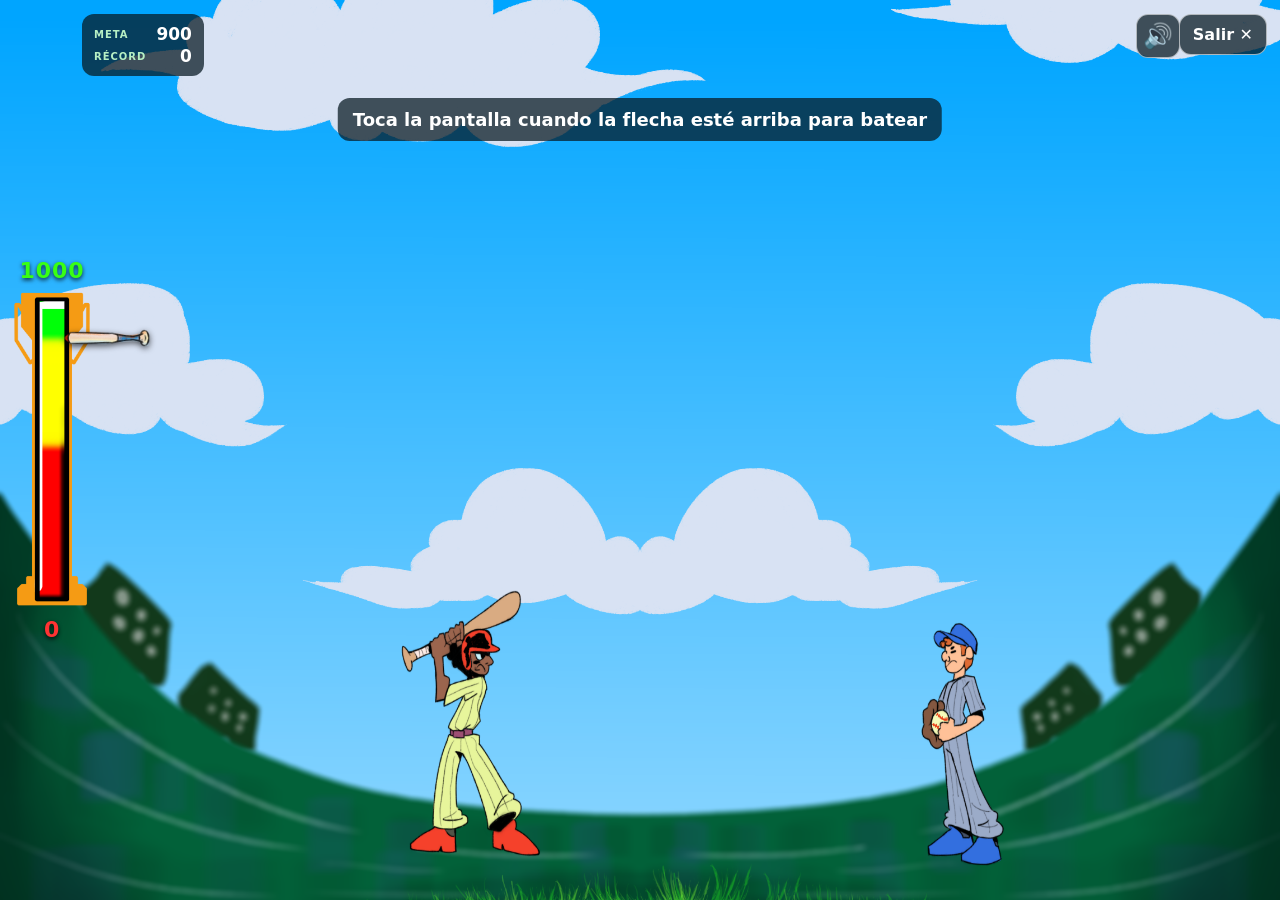
<file: minijuego.html>
<!DOCTYPE html>
<html lang="es">
<head>
  <meta charset="UTF-8">
  <meta name="viewport" content="width=device-width, initial-scale=1, viewport-fit=cover">
  <meta name="theme-color" content="#0c1c25">
  <title>Minijuego de bateo | Cómo la Béisbol</title>
  <link rel="stylesheet" href="css/minijuego.css">
  <script src="js/minijuego.js" defer></script>
</head>
<body>
  <main class="juego" id="juego">
    <canvas id="lienzo" tabindex="0" aria-label="Zona de juego. Toca para batear cuando la flecha esté arriba."></canvas>

    <div class="marcador" aria-live="off">
      <span class="marcador-etiqueta">META</span>
      <strong id="meta-puntos">750</strong>
      <span class="marcador-etiqueta">RÉCORD</span>
      <strong id="record-puntos">0</strong>
    </div>

    <div class="barra" aria-label="Medidor de potencia. Arriba vale más puntos.">
      <span class="barra-label numero-verde">1000</span>

      <div class="barra-pista">
        <div class="barra-zona-alta"></div>
        <img
          src="assets/minijuego/flecha.webp"
          class="barra-flecha"
          id="barra-flecha"
          alt=""
          aria-hidden="true"
        >
      </div>

      <span class="barra-label numero-rojo">0</span>
    </div>

    <button
      type="button"
      class="boton-sonido"
      id="boton-sonido"
      aria-label="Sonido"
      aria-pressed="true"
    >
      🔊
    </button>

    <a class="salir" href="index.html" aria-label="Salir del minijuego">Salir ✕</a>
    <p class="instrucciones" id="instrucciones">Toca la pantalla cuando la flecha esté arriba para batear</p>

    <section class="resultado" id="resultado" hidden role="dialog" aria-modal="true" aria-labelledby="resultado-titulo">
      <div class="resultado-panel">
        <h1 id="resultado-titulo">Resultado</h1>
        <p class="resultado-cantidad"><strong id="puntos-obtenidos">0</strong> / 1000 puntos</p>
        <p id="resultado-mensaje"></p>
        <p id="premio-nombre" class="premio-nombre" hidden></p>
        <div class="resultado-acciones">
          <button id="reclamar" type="button" hidden>Recibir premio</button>
          <button id="reintentar" type="button" hidden>Reintentar</button>
          <a href="index.html" class="salir-resultados">Salir</a>
        </div>
      </div>
    </section>
  </main>
</body>
</html>
</file>
<file: css/minijuego.css>
:root { color-scheme: dark; font-family: system-ui, -apple-system, BlinkMacSystemFont, "Segoe UI", sans-serif; }
* { box-sizing: border-box; }
html, body { margin: 0; height: 100%; overflow: hidden; background: #0c1c25; }
button, a { font: inherit; }
.juego { position: relative; width: 100%; height: 100vh; height: 100dvh; overflow: hidden; background: #142538; }
#lienzo { display: block; width: 100%; height: 100%; touch-action: manipulation; outline-offset: -4px; }
.marcador { position: absolute; top: max(14px,env(safe-area-inset-top)); left: 82px; display: grid; grid-template-columns: auto auto; gap: 2px 10px; align-items: center; padding: 10px 12px; border-radius: 12px; color: #fff; background: #071923bb; pointer-events: none; }
.marcador-etiqueta { font-size: 10px; letter-spacing: 0.1em; color: #b6efc4; font-weight: 800; }
.marcador strong { font-size: 17px; text-align: right; }
.barra { position: absolute; left: 12px; top: 50%; transform: translateY(-50%); display: flex; flex-direction: column; align-items: center; gap: 7px; color: white; pointer-events: none; text-shadow: 0 2px 4px #000; }
.barra-label {
    font-size: 22px;
    font-weight: 800;
    letter-spacing: .04em;
    color: #FFD700;
    text-align: center;
    text-shadow: 0 2px 4px rgba(0, 0, 0, 0.8);
}
.barra-pista {
    position: relative;

    width: min(18vw, 80px);
    height: auto;
    aspect-ratio: 1 / 4;

    background-image: url("../assets/minijuego/barra.webp");
    background-size: 100% 100%;
    background-position: center;
    background-repeat: no-repeat;

    border: none;
}
.barra-zona-alta {
    display: none;
}

.barra-flecha {
    position: absolute;

    top: 50%;
    right: -70px;

    width: 100px;
    height: auto;
    aspect-ratio: 2 / 1;

    transform: translateY(-50%);

    object-fit: contain;
    pointer-events: none;

    filter: drop-shadow(0 2px 3px rgba(0, 0, 0, 0.7));
}
.salir { position: absolute; top: max(14px,env(safe-area-inset-top)); right: 13px; padding: 10px 13px; border: 1px solid #fff9; border-radius: 12px; background: #071923bc; color: #fff; font-weight: 700; text-decoration: none; }

.instrucciones {
    position: absolute;

    /* Posición superior */
    top: max(80px, calc(env(safe-area-inset-top) + 80px));
    bottom: auto;

    /* Posición horizontal */
    left: 50%;
    right: auto;
    transform: translateX(-50%);

    /* Tamaño */
    width: max-content;
    max-width: 85%;

    /* Apariencia */
    color: white;
    background: #071923ba;
    padding: 11px 15px;
    border-radius: 12px;
    text-align: center;
    font-size: clamp(13px, 3.6vw, 18px);
    font-weight: 700;
    pointer-events: none;
}

.resultado[hidden], [hidden] { display: none !important; }
.resultado { position: absolute; inset: 0; display: grid; place-items: center; z-index: 20; padding: 20px; background: #030e18c9; }
.resultado-panel { width: min(100%, 430px); border: 2px solid #bdf2ce; border-radius: 22px; padding: 26px 22px; text-align: center; background: #1f534e; color: #fff; box-shadow: 0 12px 50px #0009; }
.resultado-panel h1 { margin: 0 0 10px; font-size: clamp(26px, 6vw, 36px); }
.resultado-cantidad { margin: 8px 0 10px; font-size: 17px; }
.resultado-cantidad strong { font-size: 40px; color: #8ef1b3; }
#resultado-mensaje { line-height: 1.4; }
.premio-nombre { color: #fbe57a; font-weight: 800; }
.resultado-acciones { display: grid; gap: 10px; margin-top: 20px; }
.resultado-acciones button, .salir-resultados { display: block; width: 100%; padding: 14px 12px; border: 0; border-radius: 12px; background: #8ef1b3; color: #143326; font-weight: 800; cursor: pointer; text-decoration: none; }
.resultado-acciones button:disabled { opacity: .6; cursor: default; }
.resultado-acciones .salir-resultados { background: #ffffff22; color: #fff; border: 1px solid #fff8; }
@media (max-width: 400px) { .marcador { left: 58px; padding: 6px; gap: 1px 5px; } .marcador strong { font-size: 14px; } .barra { left: 7px; } .barra-pista { width: 23px; } .barra-flecha { right: -22px; } }
@media (prefers-reduced-motion: reduce) { * { scroll-behavior: auto !important; } }

@media (max-width: 700px) {
    .barra-pista {
        width: clamp(80px, 15vw, 105px);
        height: auto;
        aspect-ratio: 1 / 4;
    }
}

.numero-verde {
    color: #39FF14;
}

.numero-rojo {
    color: #FF3333;
}

@media (max-width: 700px) {
    .barra-flecha {
        right: -65px;
    }
}

.boton-sonido {
    position: absolute;

    top: max(14px, env(safe-area-inset-top));
    right: 100px;

    width: 44px;
    height: 44px;

    display: flex;
    align-items: center;
    justify-content: center;

    background: #071923bc;
    border: 1px solid #fff9;
    border-radius: 12px;

    color: white;
    font-size: 24px;

    cursor: pointer;
    z-index: 10;
}

.boton-sonido:active {
    transform: scale(0.93);
}

@media (max-width: 700px) {
    .boton-sonido {
        right: 130px;
        width: 40px;
        height: 40px;
    }
}
</file>
